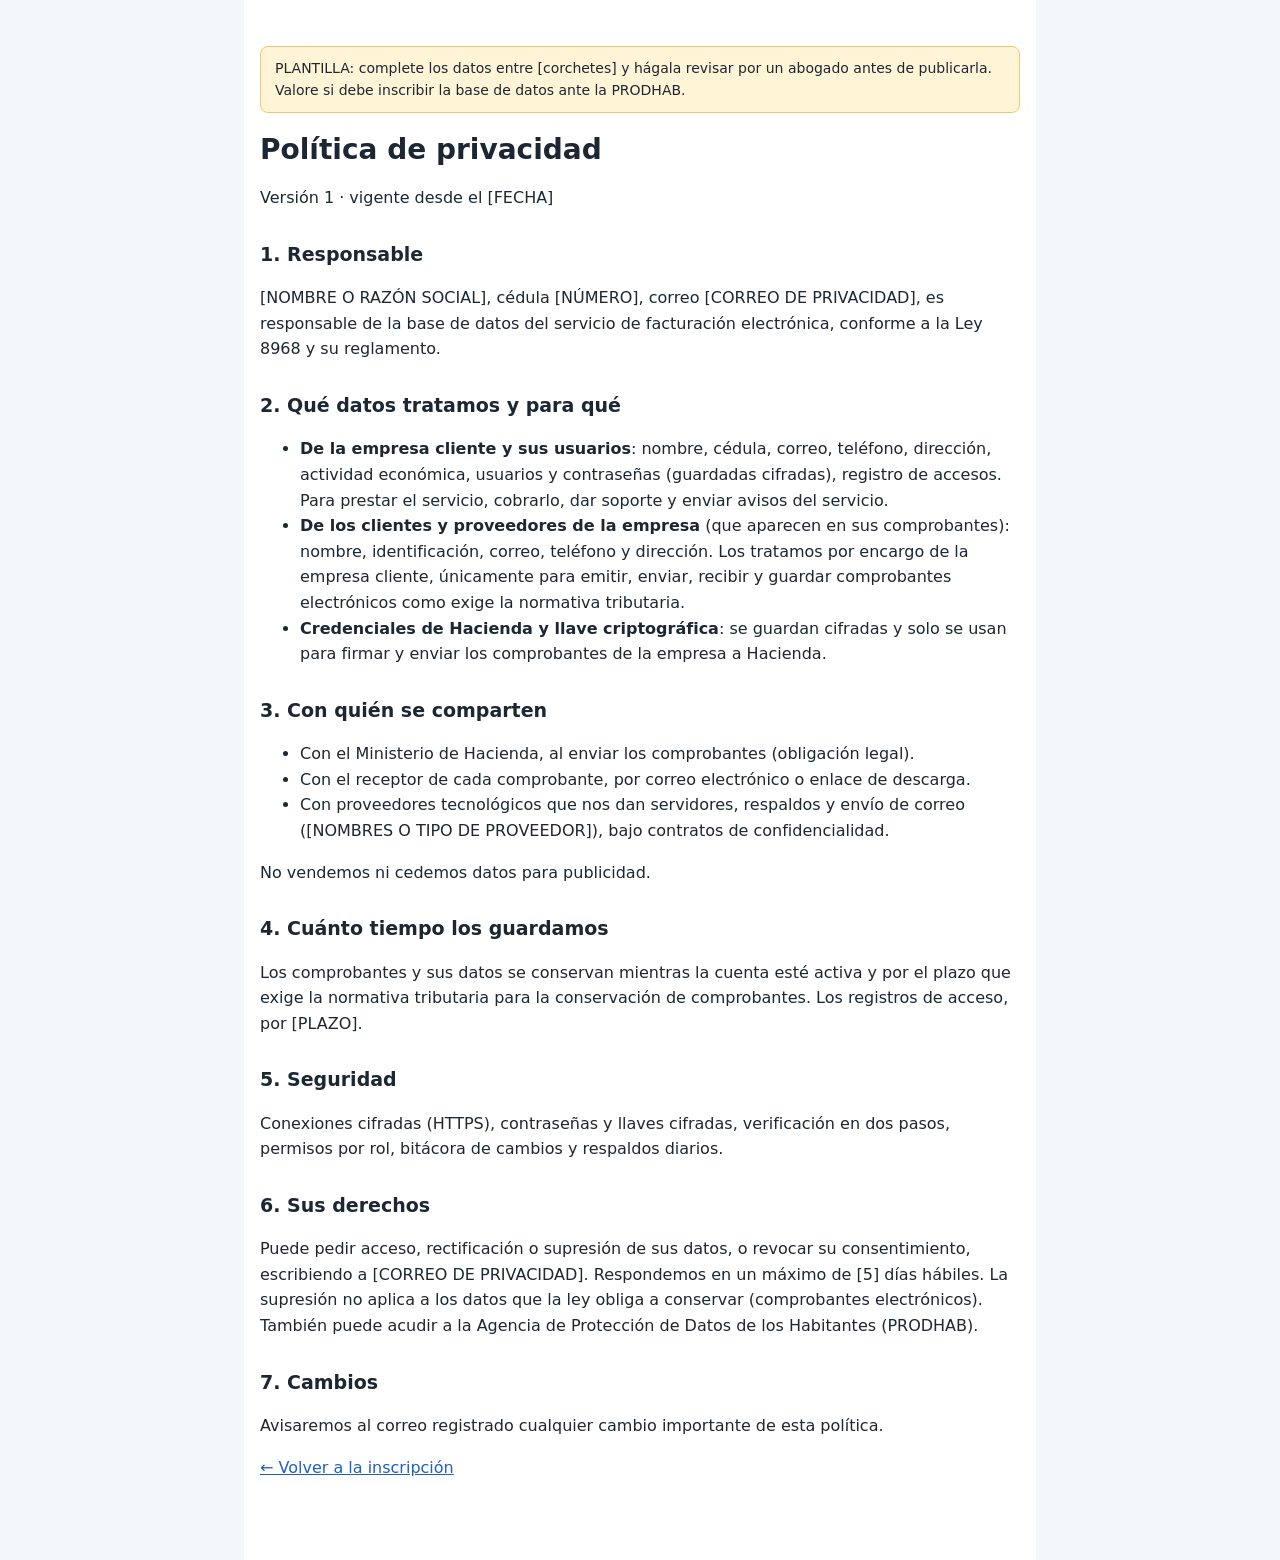
<file: api/panel/legal/privacidad.html>
<!doctype html>
<html lang="es">
<head>
  <meta charset="utf-8">
  <meta name="viewport" content="width=device-width, initial-scale=1">
  <title>Política de privacidad</title>
  <link rel="icon" href="../img/icono.svg" type="image/svg+xml">
  <link rel="stylesheet" href="legal.css">
</head>
<body>
<main>
  <p class="borrador">PLANTILLA: complete los datos entre [corchetes] y hágala revisar por un abogado antes de publicarla.
    Valore si debe inscribir la base de datos ante la PRODHAB.</p>
  <h1>Política de privacidad</h1>
  <p>Versión 1 · vigente desde el [FECHA]</p>

  <h2>1. Responsable</h2>
  <p>[NOMBRE O RAZÓN SOCIAL], cédula [NÚMERO], correo [CORREO DE PRIVACIDAD], es responsable de la base de datos del
    servicio de facturación electrónica, conforme a la Ley 8968 y su reglamento.</p>

  <h2>2. Qué datos tratamos y para qué</h2>
  <ul>
    <li><strong>De la empresa cliente y sus usuarios</strong>: nombre, cédula, correo, teléfono, dirección, actividad
      económica, usuarios y contraseñas (guardadas cifradas), registro de accesos. Para prestar el servicio, cobrarlo,
      dar soporte y enviar avisos del servicio.</li>
    <li><strong>De los clientes y proveedores de la empresa</strong> (que aparecen en sus comprobantes): nombre,
      identificación, correo, teléfono y dirección. Los tratamos por encargo de la empresa cliente, únicamente para emitir,
      enviar, recibir y guardar comprobantes electrónicos como exige la normativa tributaria.</li>
    <li><strong>Credenciales de Hacienda y llave criptográfica</strong>: se guardan cifradas y solo se usan para firmar y
      enviar los comprobantes de la empresa a Hacienda.</li>
  </ul>

  <h2>3. Con quién se comparten</h2>
  <ul>
    <li>Con el Ministerio de Hacienda, al enviar los comprobantes (obligación legal).</li>
    <li>Con el receptor de cada comprobante, por correo electrónico o enlace de descarga.</li>
    <li>Con proveedores tecnológicos que nos dan servidores, respaldos y envío de correo ([NOMBRES O TIPO DE PROVEEDOR]),
      bajo contratos de confidencialidad.</li>
  </ul>
  <p>No vendemos ni cedemos datos para publicidad.</p>

  <h2>4. Cuánto tiempo los guardamos</h2>
  <p>Los comprobantes y sus datos se conservan mientras la cuenta esté activa y por el plazo que exige la normativa
    tributaria para la conservación de comprobantes. Los registros de acceso, por [PLAZO].</p>

  <h2>5. Seguridad</h2>
  <p>Conexiones cifradas (HTTPS), contraseñas y llaves cifradas, verificación en dos pasos, permisos por rol, bitácora de
    cambios y respaldos diarios.</p>

  <h2>6. Sus derechos</h2>
  <p>Puede pedir acceso, rectificación o supresión de sus datos, o revocar su consentimiento, escribiendo a
    [CORREO DE PRIVACIDAD]. Respondemos en un máximo de [5] días hábiles. La supresión no aplica a los datos que la ley
    obliga a conservar (comprobantes electrónicos). También puede acudir a la Agencia de Protección de Datos de los
    Habitantes (PRODHAB).</p>

  <h2>7. Cambios</h2>
  <p>Avisaremos al correo registrado cualquier cambio importante de esta política.</p>

  <p><a href="../#/registro">← Volver a la inscripción</a></p>
</main>
</body>
</html>
</file>
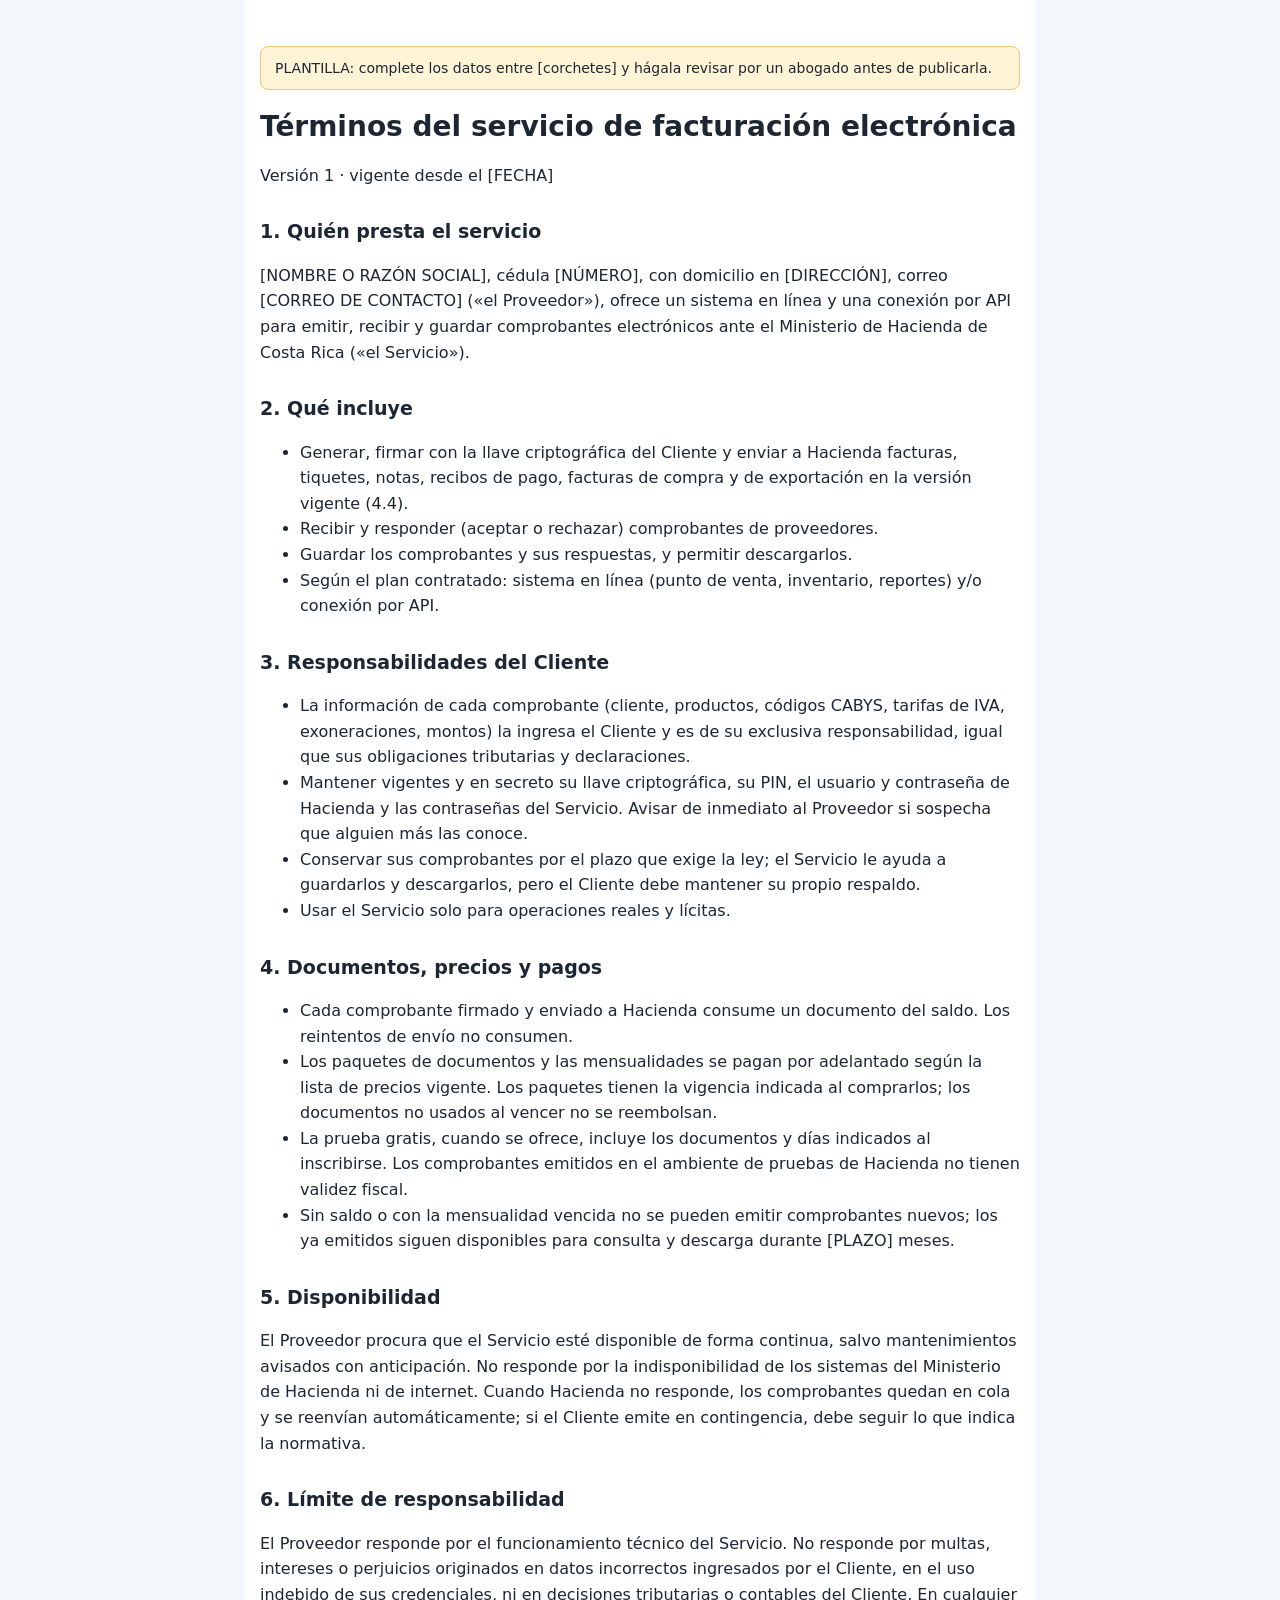
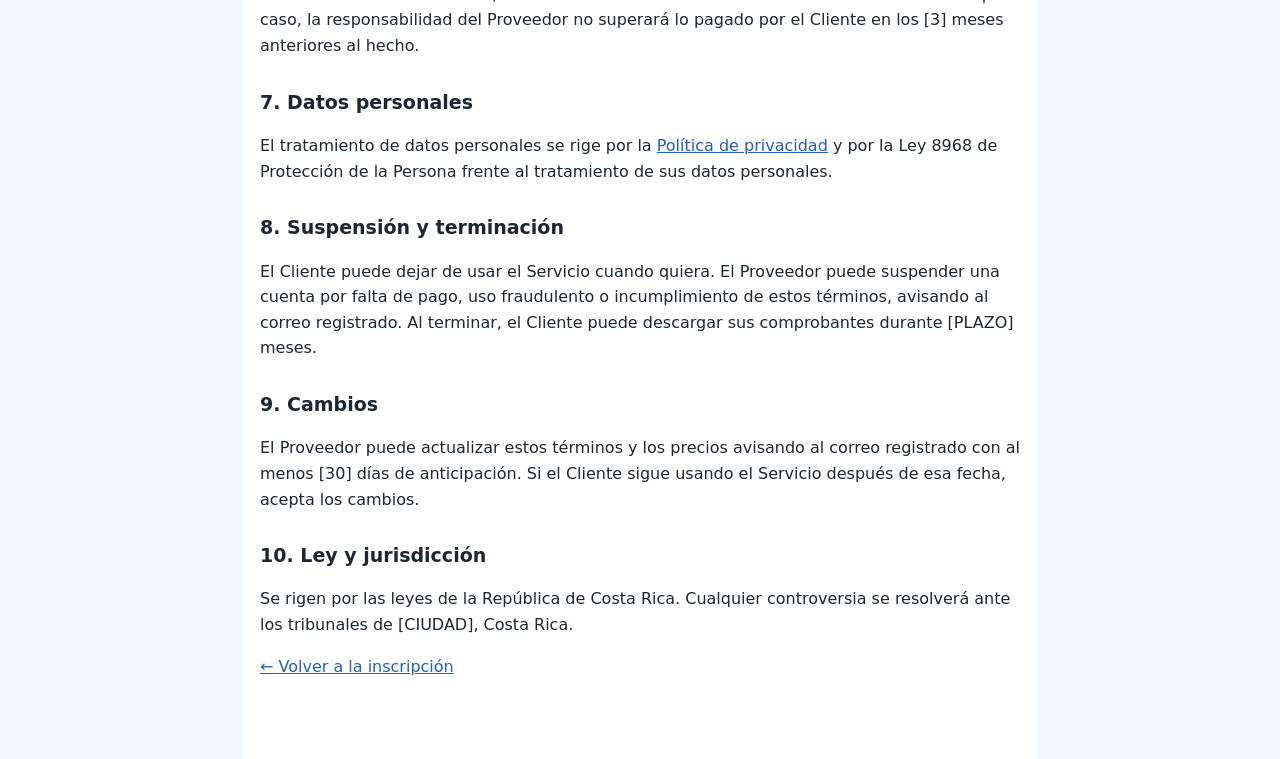
<file: api/panel/legal/terminos.html>
<!doctype html>
<html lang="es">
<head>
  <meta charset="utf-8">
  <meta name="viewport" content="width=device-width, initial-scale=1">
  <title>Términos del servicio</title>
  <link rel="icon" href="../img/icono.svg" type="image/svg+xml">
  <link rel="stylesheet" href="legal.css">
</head>
<body>
<main>
  <p class="borrador">PLANTILLA: complete los datos entre [corchetes] y hágala revisar por un abogado antes de publicarla.</p>
  <h1>Términos del servicio de facturación electrónica</h1>
  <p>Versión 1 · vigente desde el [FECHA]</p>

  <h2>1. Quién presta el servicio</h2>
  <p>[NOMBRE O RAZÓN SOCIAL], cédula [NÚMERO], con domicilio en [DIRECCIÓN], correo [CORREO DE CONTACTO] («el Proveedor»),
    ofrece un sistema en línea y una conexión por API para emitir, recibir y guardar comprobantes electrónicos ante el
    Ministerio de Hacienda de Costa Rica («el Servicio»).</p>

  <h2>2. Qué incluye</h2>
  <ul>
    <li>Generar, firmar con la llave criptográfica del Cliente y enviar a Hacienda facturas, tiquetes, notas, recibos de pago,
      facturas de compra y de exportación en la versión vigente (4.4).</li>
    <li>Recibir y responder (aceptar o rechazar) comprobantes de proveedores.</li>
    <li>Guardar los comprobantes y sus respuestas, y permitir descargarlos.</li>
    <li>Según el plan contratado: sistema en línea (punto de venta, inventario, reportes) y/o conexión por API.</li>
  </ul>

  <h2>3. Responsabilidades del Cliente</h2>
  <ul>
    <li>La información de cada comprobante (cliente, productos, códigos CABYS, tarifas de IVA, exoneraciones, montos) la
      ingresa el Cliente y es de su exclusiva responsabilidad, igual que sus obligaciones tributarias y declaraciones.</li>
    <li>Mantener vigentes y en secreto su llave criptográfica, su PIN, el usuario y contraseña de Hacienda y las contraseñas
      del Servicio. Avisar de inmediato al Proveedor si sospecha que alguien más las conoce.</li>
    <li>Conservar sus comprobantes por el plazo que exige la ley; el Servicio le ayuda a guardarlos y descargarlos, pero el
      Cliente debe mantener su propio respaldo.</li>
    <li>Usar el Servicio solo para operaciones reales y lícitas.</li>
  </ul>

  <h2>4. Documentos, precios y pagos</h2>
  <ul>
    <li>Cada comprobante firmado y enviado a Hacienda consume un documento del saldo. Los reintentos de envío no consumen.</li>
    <li>Los paquetes de documentos y las mensualidades se pagan por adelantado según la lista de precios vigente.
      Los paquetes tienen la vigencia indicada al comprarlos; los documentos no usados al vencer no se reembolsan.</li>
    <li>La prueba gratis, cuando se ofrece, incluye los documentos y días indicados al inscribirse. Los comprobantes emitidos
      en el ambiente de pruebas de Hacienda no tienen validez fiscal.</li>
    <li>Sin saldo o con la mensualidad vencida no se pueden emitir comprobantes nuevos; los ya emitidos siguen disponibles
      para consulta y descarga durante [PLAZO] meses.</li>
  </ul>

  <h2>5. Disponibilidad</h2>
  <p>El Proveedor procura que el Servicio esté disponible de forma continua, salvo mantenimientos avisados con anticipación.
    No responde por la indisponibilidad de los sistemas del Ministerio de Hacienda ni de internet. Cuando Hacienda no responde,
    los comprobantes quedan en cola y se reenvían automáticamente; si el Cliente emite en contingencia, debe seguir lo que
    indica la normativa.</p>

  <h2>6. Límite de responsabilidad</h2>
  <p>El Proveedor responde por el funcionamiento técnico del Servicio. No responde por multas, intereses o perjuicios
    originados en datos incorrectos ingresados por el Cliente, en el uso indebido de sus credenciales, ni en decisiones
    tributarias o contables del Cliente. En cualquier caso, la responsabilidad del Proveedor no superará lo pagado por el
    Cliente en los [3] meses anteriores al hecho.</p>

  <h2>7. Datos personales</h2>
  <p>El tratamiento de datos personales se rige por la <a href="privacidad.html">Política de privacidad</a> y por la
    Ley 8968 de Protección de la Persona frente al tratamiento de sus datos personales.</p>

  <h2>8. Suspensión y terminación</h2>
  <p>El Cliente puede dejar de usar el Servicio cuando quiera. El Proveedor puede suspender una cuenta por falta de pago,
    uso fraudulento o incumplimiento de estos términos, avisando al correo registrado. Al terminar, el Cliente puede descargar
    sus comprobantes durante [PLAZO] meses.</p>

  <h2>9. Cambios</h2>
  <p>El Proveedor puede actualizar estos términos y los precios avisando al correo registrado con al menos [30] días de
    anticipación. Si el Cliente sigue usando el Servicio después de esa fecha, acepta los cambios.</p>

  <h2>10. Ley y jurisdicción</h2>
  <p>Se rigen por las leyes de la República de Costa Rica. Cualquier controversia se resolverá ante los tribunales de
    [CIUDAD], Costa Rica.</p>

  <p><a href="../#/registro">← Volver a la inscripción</a></p>
</main>
</body>
</html>
</file>
<file: api/panel/legal/legal.css>
:root { --texto: #1c2733; --suave: #5b6b7d; --fondo: #f3f6fb; --azul: #1f5fbf; }
body { margin: 0; background: var(--fondo); color: var(--texto); font: 16px/1.6 system-ui, -apple-system, "Segoe UI", sans-serif; }
main { max-width: 760px; margin: 0 auto; padding: 32px 16px 64px; background: #fff; }
h1 { font-size: 28px; line-height: 1.25; }
h2 { font-size: 19px; margin-top: 28px; }
a { color: var(--azul); }
.borrador { background: #fff4d6; border: 1px solid #f0c674; padding: 10px 14px; border-radius: 8px; font-size: 14px; }
@media print { .borrador { display: none; } }
</file>
